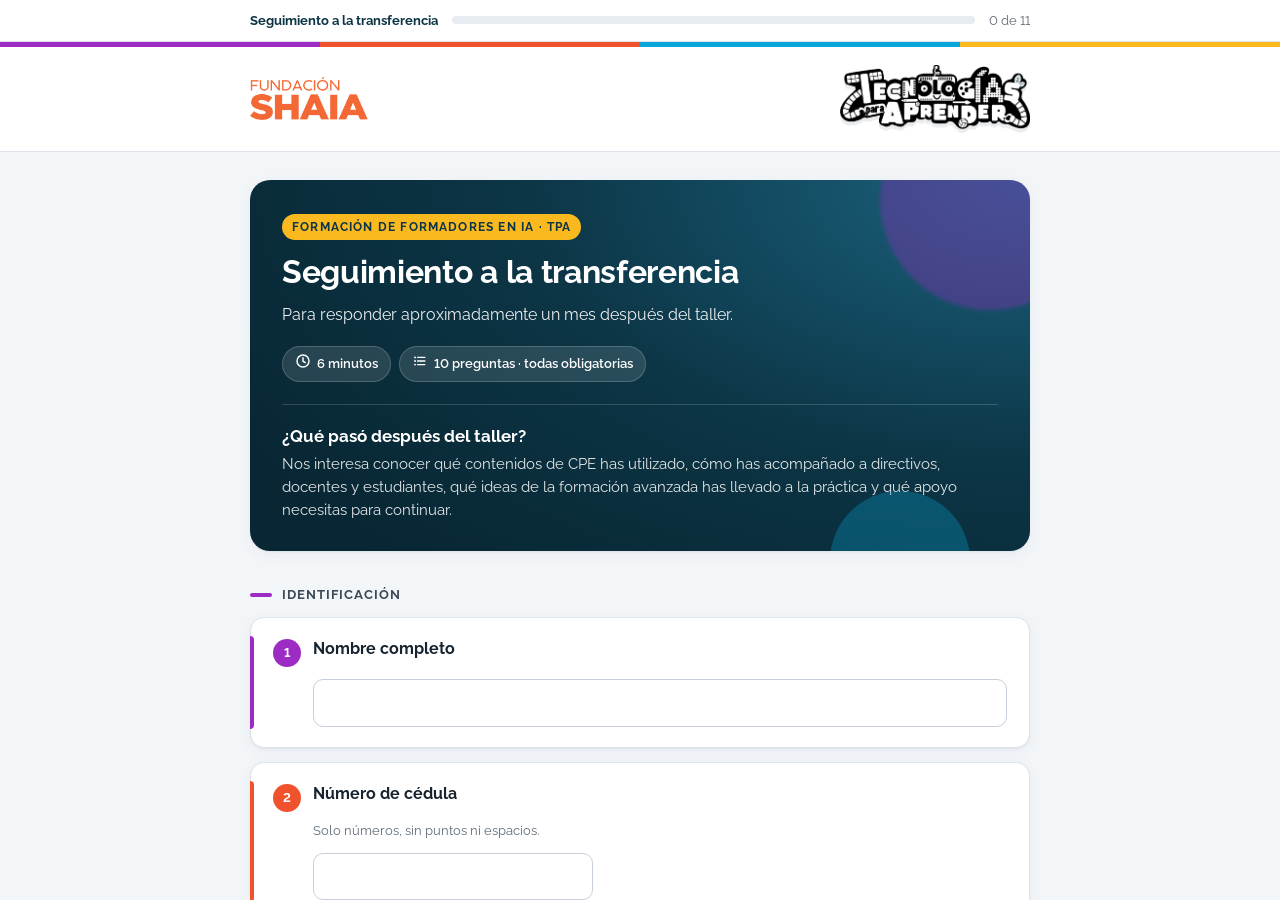
<file: index.html>
<!doctype html>
<html lang="es">
<head>
<meta charset="utf-8">
<title>Seguimiento · Formación de formadores en IA</title>
<meta http-equiv="refresh" content="0; url=seguimiento.html">
<link rel="canonical" href="seguimiento.html">
</head>
<body><p><a href="seguimiento.html">Ir al formulario de seguimiento</a></p></body>
</html>
</file>
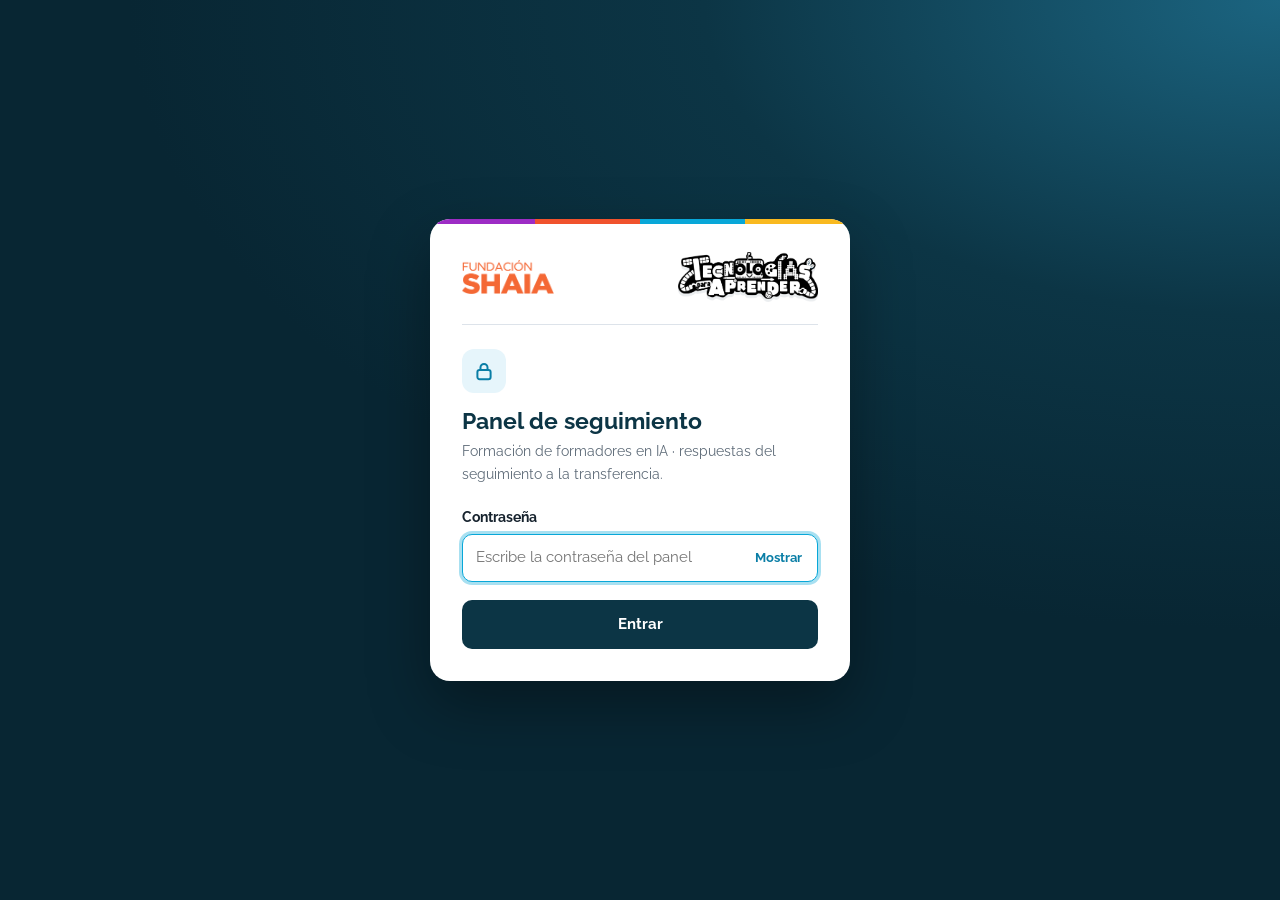
<file: admin.html>
<!doctype html>
<html lang="es">
<head>
<meta charset="utf-8">
<meta name="viewport" content="width=device-width, initial-scale=1">
<meta name="robots" content="noindex, nofollow">
<title>Panel de seguimiento · Formación de formadores en IA</title>
<meta name="theme-color" content="#0C3545">
<link rel="icon" href="data:image/svg+xml,%3Csvg xmlns=%22http://www.w3.org/2000/svg%22 viewBox=%220 0 32 32%22%3E%3Crect width=%2232%22 height=%2232%22 rx=%228%22 fill=%22%230C3545%22/%3E%3Cpath d=%22M9 16.5l4.5 4.5L23 11%22 fill=%22none%22 stroke=%22%23F9B91F%22 stroke-width=%223.5%22 stroke-linecap=%22round%22 stroke-linejoin=%22round%22/%3E%3C/svg%3E">
<link rel="preconnect" href="https://fonts.googleapis.com">
<link rel="preconnect" href="https://fonts.gstatic.com" crossorigin>
<link href="https://fonts.googleapis.com/css2?family=Raleway:wght@400;500;600;700;800&display=swap" rel="stylesheet">
<link rel="stylesheet" href="assets/css/estilos.css">
<link rel="stylesheet" href="assets/css/admin.css">
</head>
<body>

<!-- Ingreso -->
<main class="ingreso" id="ingreso">
  <form class="ingreso__caja" id="ingresoForm">
    <div class="franja" aria-hidden="true"><span></span><span></span><span></span><span></span></div>
    <div class="ingreso__cuerpo">
      <div class="ingreso__logos">
        <img src="assets/img/logo-fundacion-shaia.png" alt="Fundación Shaia" class="ingreso__shaia">
        <img src="assets/img/logo-tpa.png" alt="Tecnologías para Aprender" class="ingreso__tpa">
      </div>
      <div class="ingreso__icono" id="ingresoIcono"></div>
      <h1>Panel de seguimiento</h1>
      <p class="ingreso__sub">Formación de formadores en IA · respuestas del seguimiento a la transferencia.</p>
      <div class="ingreso__campo">
        <label for="clave">Contraseña</label>
        <div class="ingreso__clave">
          <input type="password" id="clave" autocomplete="current-password" placeholder="Escribe la contraseña del panel" required>
          <button type="button" class="ingreso__ver" id="verClave" aria-label="Mostrar contraseña" aria-pressed="false">Mostrar</button>
        </div>
      </div>
      <div class="aviso aviso--error" id="ingresoError" hidden></div>
      <button class="btn ingreso__entrar" type="submit" id="ingresoBtn">Entrar</button>
      <p class="ingreso__demo" id="ingresoDemo" hidden>Modo de prueba: la contraseña es <strong>demo</strong>.</p>
    </div>
  </form>
</main>

<!-- Panel -->
<div id="panel" hidden>
  <header class="barra">
    <div class="barra__interior">
      <div class="barra__marca">
        <img src="assets/img/logo-fundacion-shaia.png" alt="Fundación Shaia" class="barra__logo">
        <div>
          <div class="barra__titulo">Panel de seguimiento</div>
          <div class="barra__sub">Formación de formadores en IA</div>
        </div>
      </div>
      <div class="barra__acciones">
        <button class="btn btn--secundario btn--chico" id="actualizarBtn" type="button">Actualizar</button>
        <button class="btn btn--acento btn--chico" id="excelBtn" type="button">Descargar Excel</button>
        <button class="btn btn--secundario btn--chico" id="salirBtn" type="button">Salir</button>
      </div>
    </div>
    <div class="franja" aria-hidden="true"><span></span><span></span><span></span><span></span></div>
  </header>

  <main class="panel">
    <div class="aviso" id="demoBarra" hidden></div>

    <div class="filtros" role="search">
      <div class="filtro">
        <label for="fDesde">Desde</label>
        <input type="date" id="fDesde">
      </div>
      <div class="filtro">
        <label for="fHasta">Hasta</label>
        <input type="date" id="fHasta">
      </div>
      <button class="enlace filtros__limpiar" id="limpiarBtn" type="button">Limpiar filtros</button>
      <div class="filtros__cuenta" id="cuenta" aria-live="polite"></div>
    </div>

    <div class="pestanas" role="tablist">
      <button role="tab" id="tabResumen" aria-controls="vistaResumen" aria-selected="true" type="button">Resumen</button>
      <button role="tab" id="tabIndividual" aria-controls="vistaIndividual" aria-selected="false" type="button">Individual</button>
    </div>

    <section id="vistaResumen" role="tabpanel" aria-labelledby="tabResumen"></section>
    <section id="vistaIndividual" role="tabpanel" aria-labelledby="tabIndividual" hidden></section>
  </main>
</div>

<div class="toast" id="toast" role="status" hidden></div>

<script src="assets/js/config.js"></script>
<script src="assets/js/util.js"></script>
<script src="assets/js/preguntas.js"></script>
<script src="assets/js/api.js"></script>
<script src="assets/js/admin.js"></script>
</body>
</html>
</file>
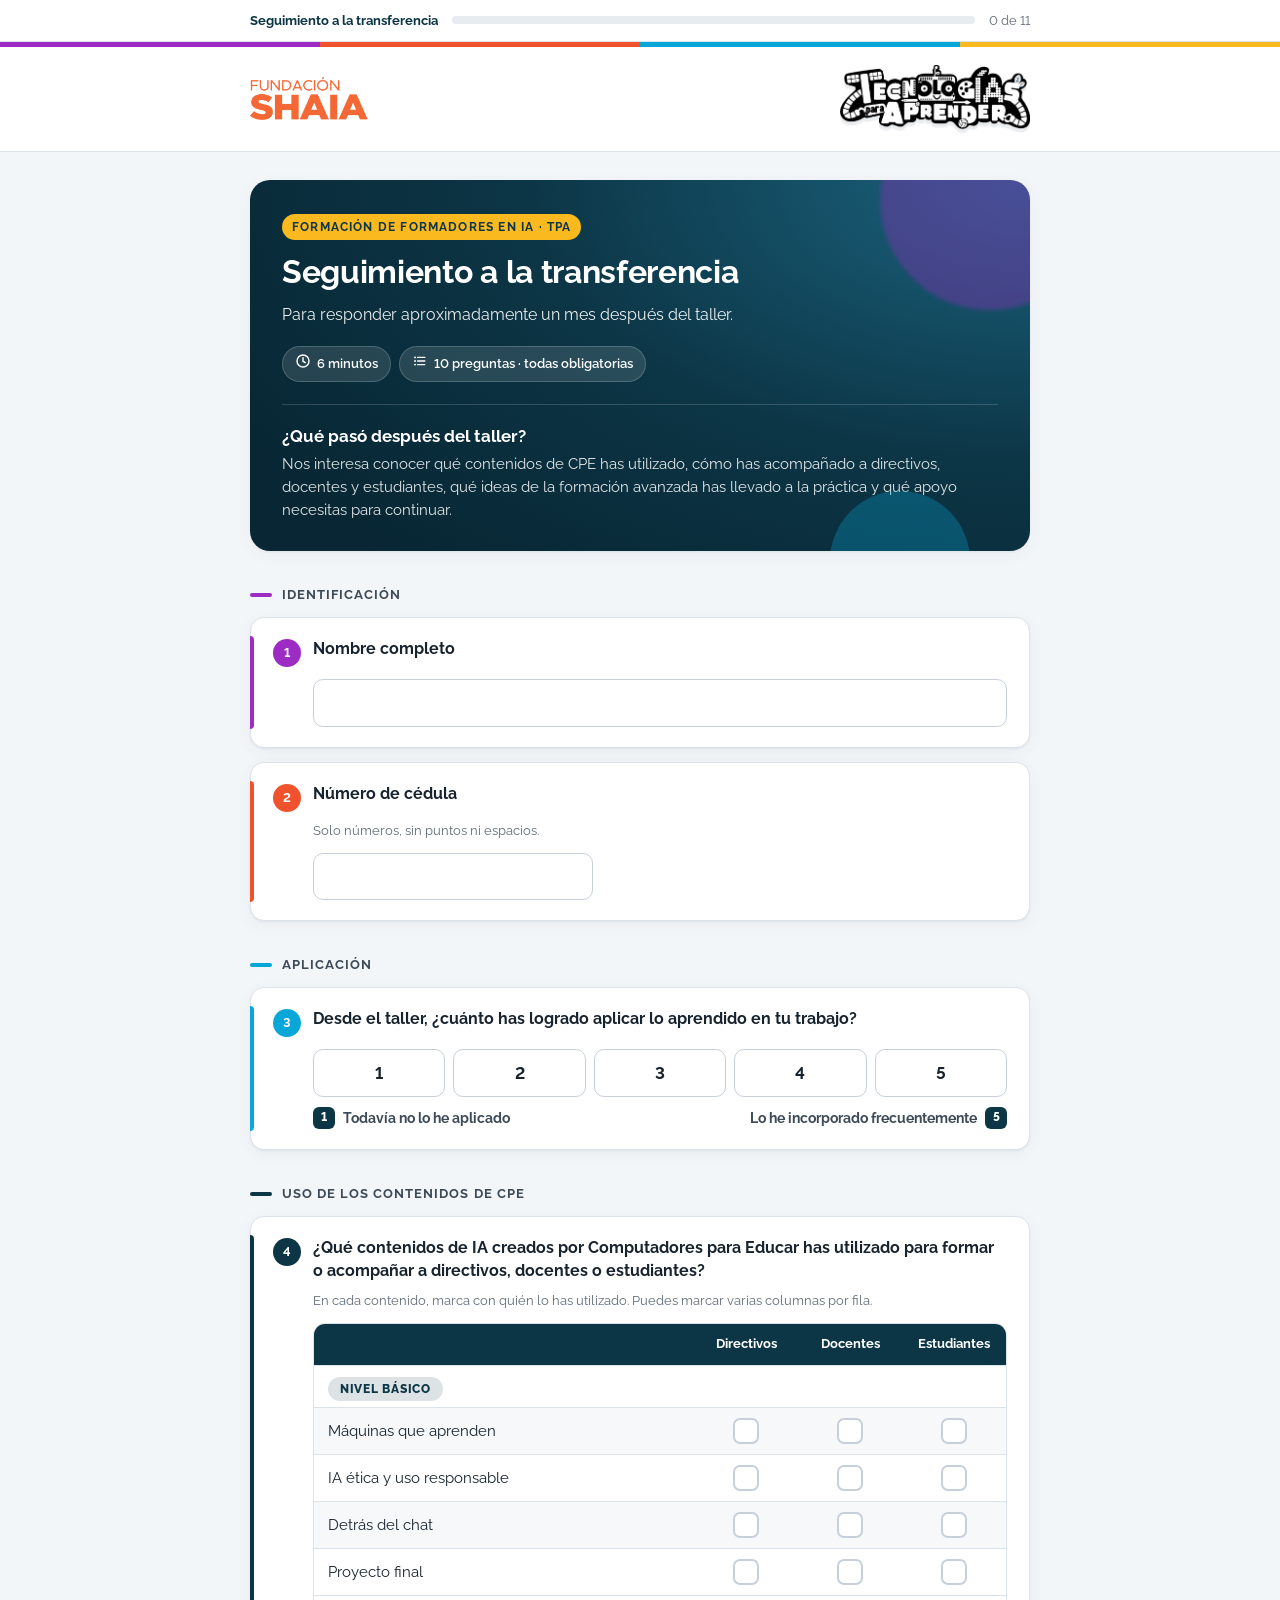
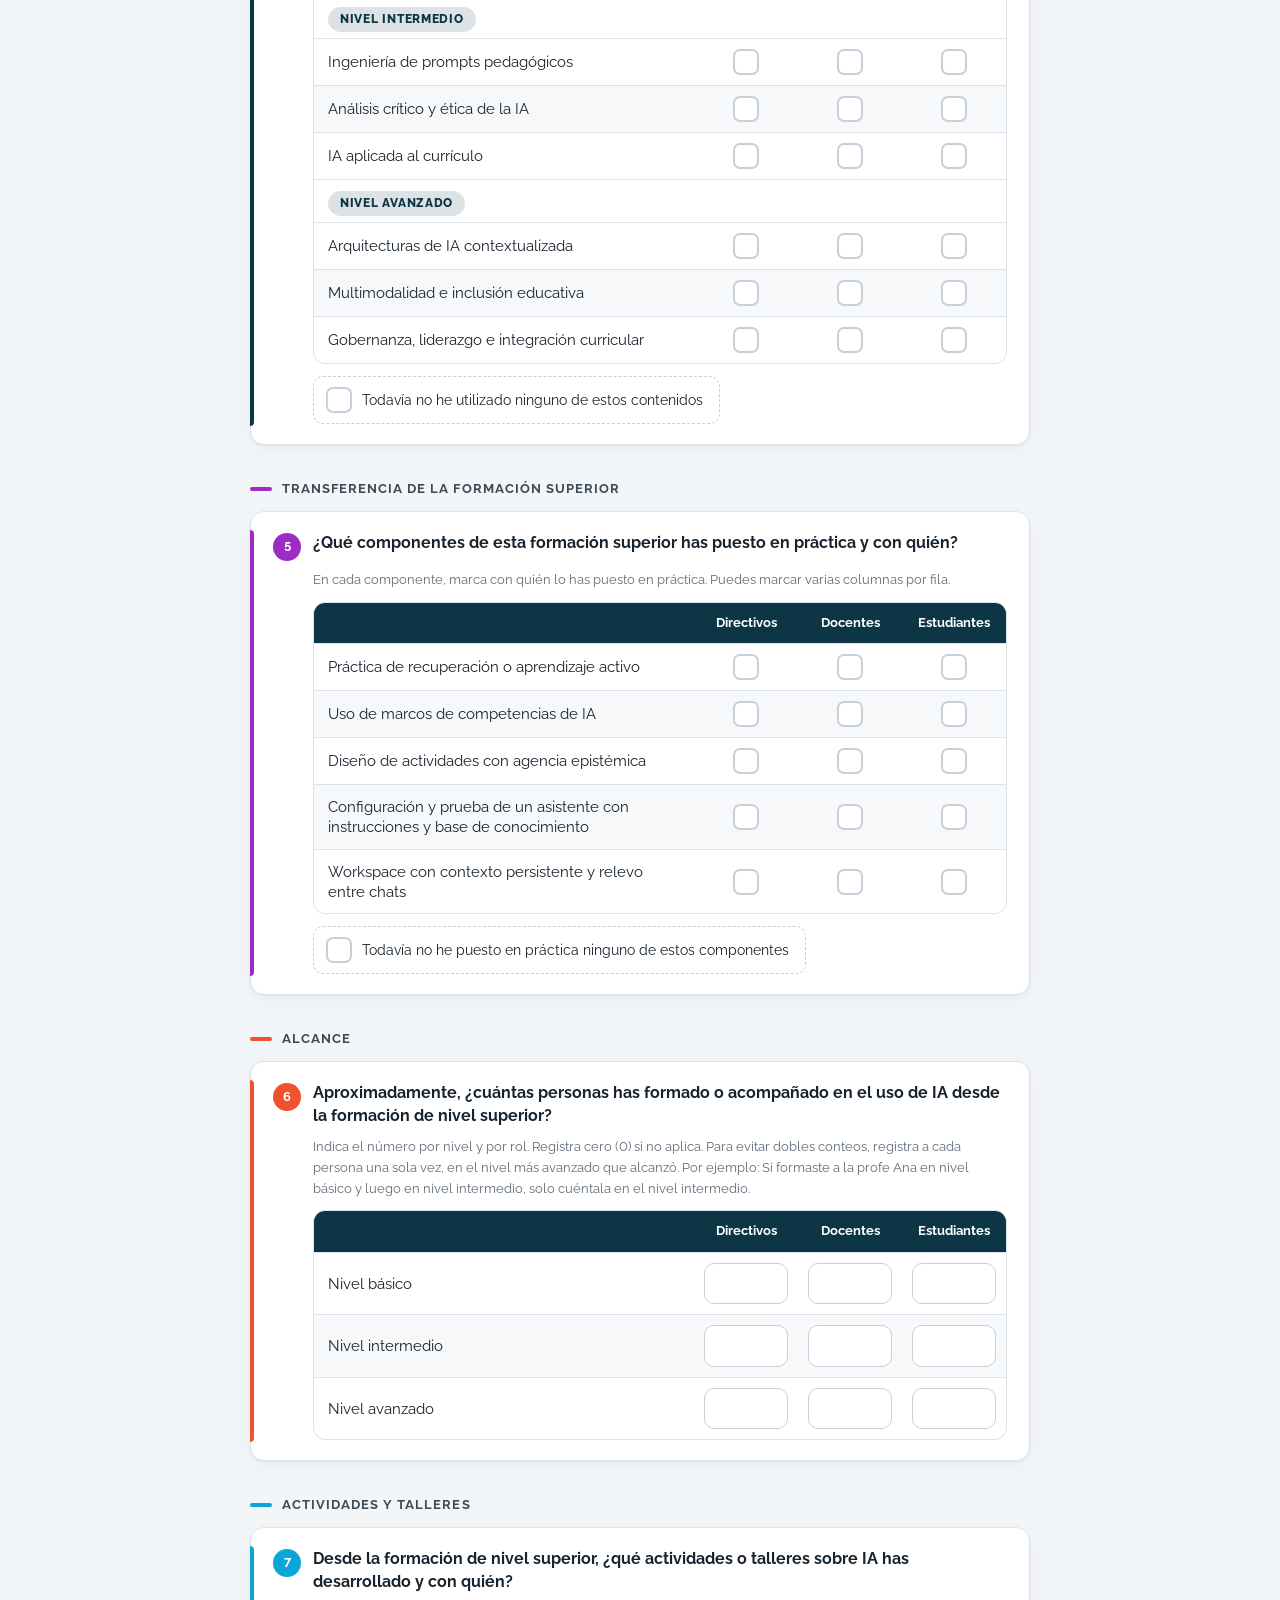
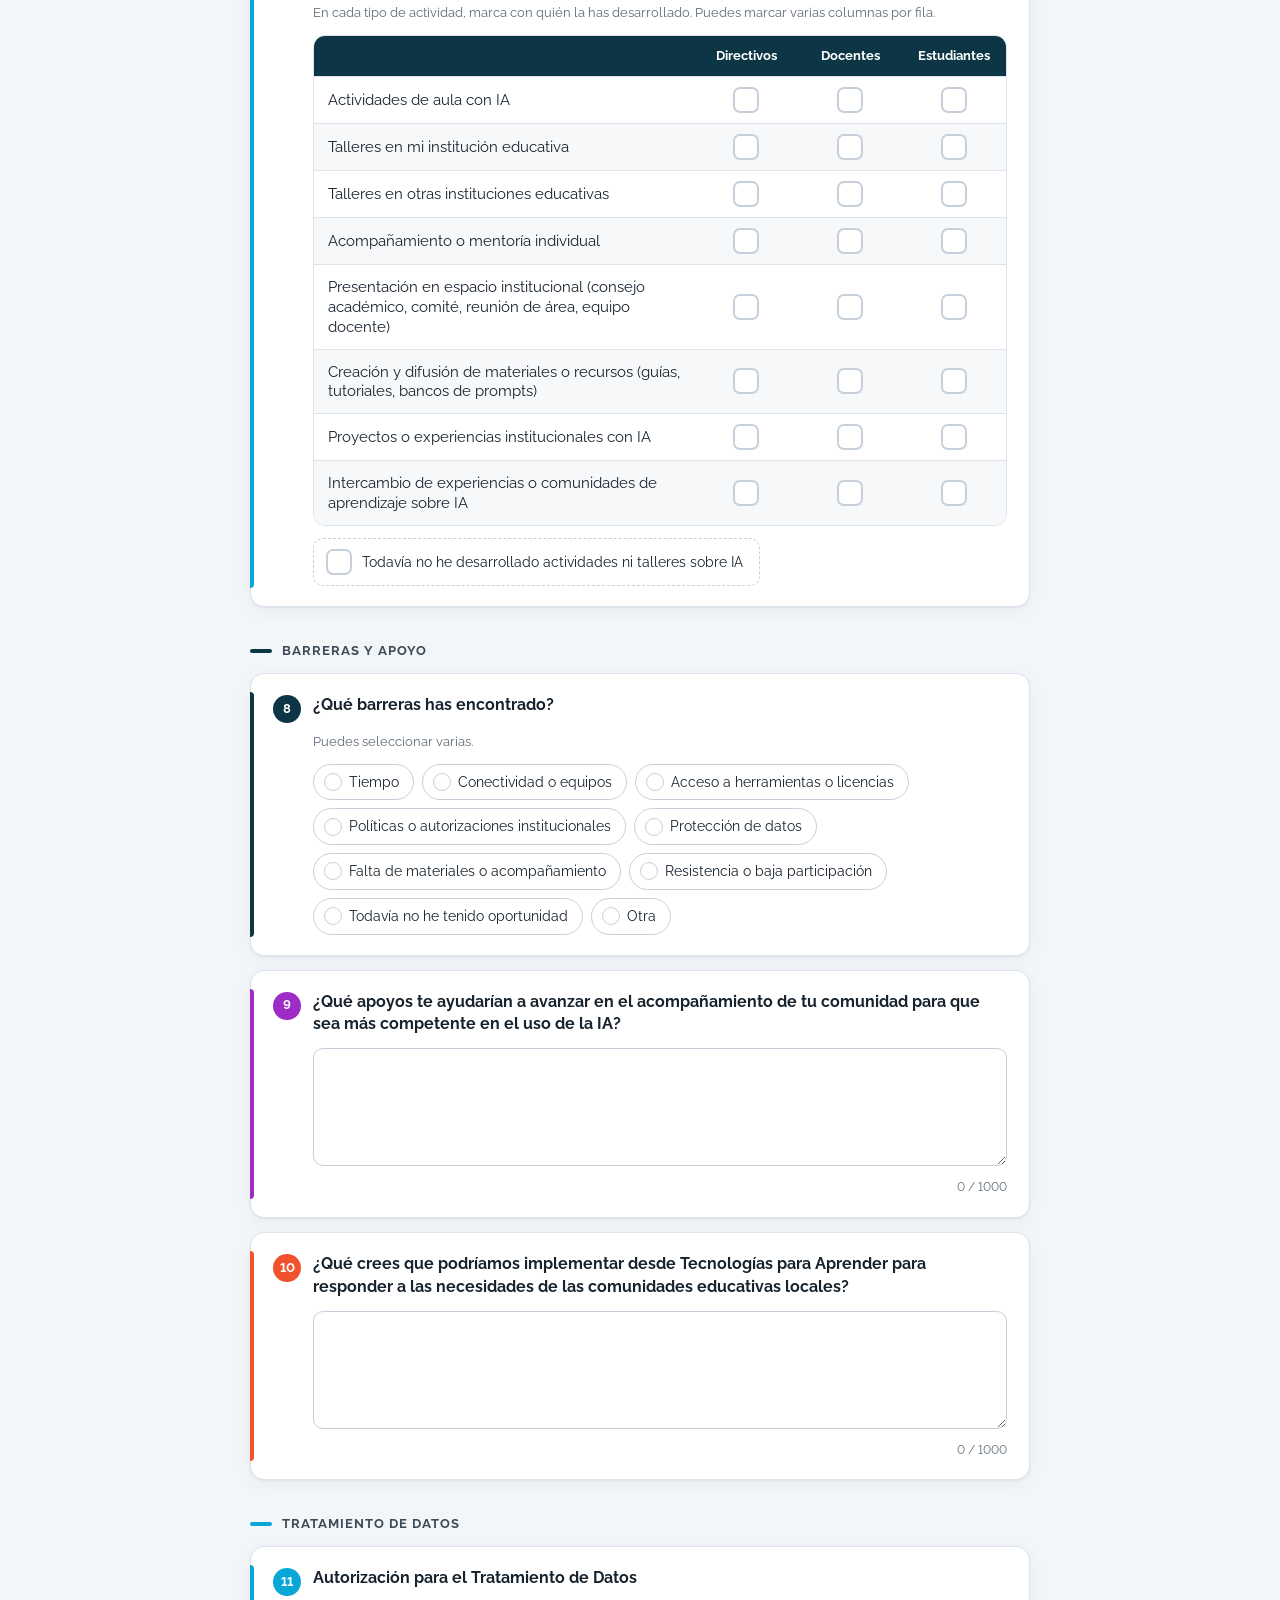
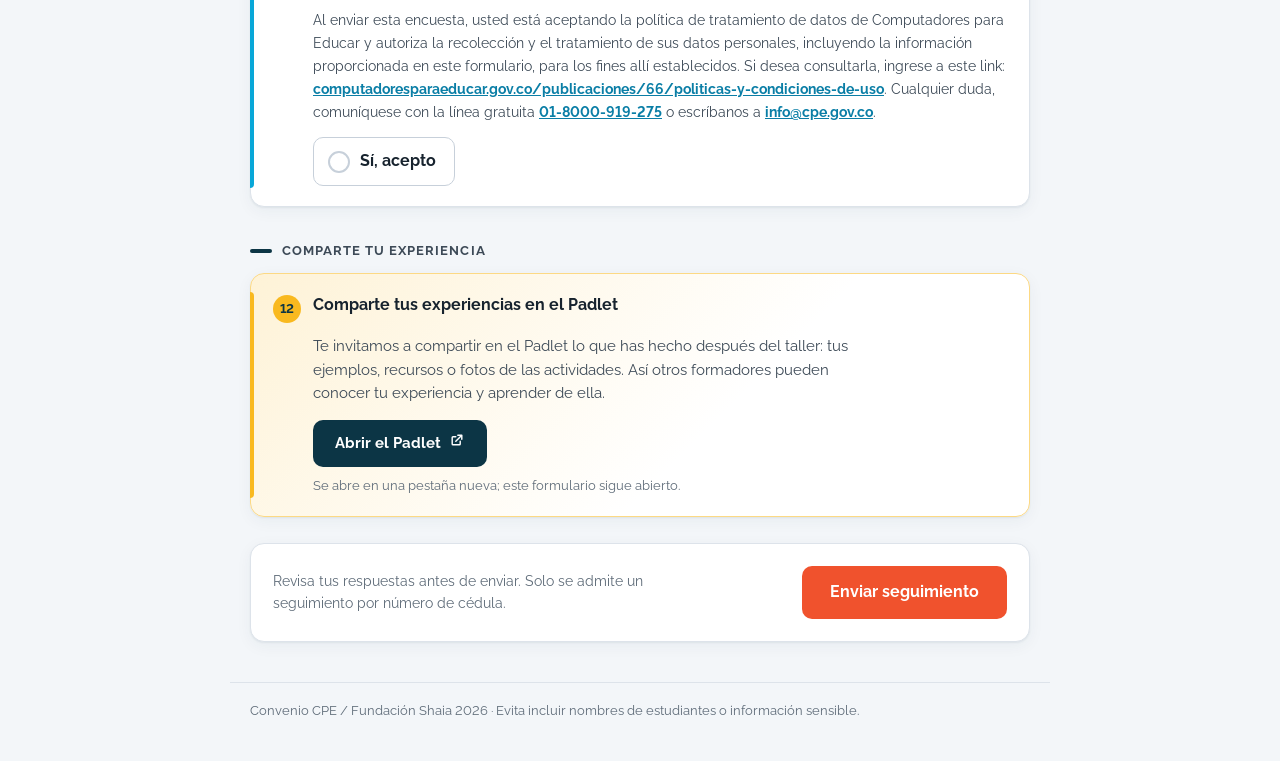
<file: seguimiento.html>
<!doctype html>
<html lang="es">
<head>
<meta charset="utf-8">
<meta name="viewport" content="width=device-width, initial-scale=1">
<title>Seguimiento · Formación de formadores en IA</title>
<meta name="description" content="Seguimiento a la transferencia de la formación de formadores en IA · CPE, Fundación Shaia y Tecnologías para Aprender.">
<meta name="theme-color" content="#0C3545">
<link rel="icon" href="data:image/svg+xml,%3Csvg xmlns=%22http://www.w3.org/2000/svg%22 viewBox=%220 0 32 32%22%3E%3Crect width=%2232%22 height=%2232%22 rx=%228%22 fill=%22%230C3545%22/%3E%3Cpath d=%22M9 16.5l4.5 4.5L23 11%22 fill=%22none%22 stroke=%22%23F9B91F%22 stroke-width=%223.5%22 stroke-linecap=%22round%22 stroke-linejoin=%22round%22/%3E%3C/svg%3E">
<link rel="preconnect" href="https://fonts.googleapis.com">
<link rel="preconnect" href="https://fonts.gstatic.com" crossorigin>
<link href="https://fonts.googleapis.com/css2?family=Raleway:wght@400;500;600;700;800&display=swap" rel="stylesheet">
<link rel="stylesheet" href="assets/css/estilos.css">
<link rel="stylesheet" href="assets/css/formulario.css">
</head>
<body>

<div class="progreso" id="progreso">
  <div class="progreso__interior">
    <span class="progreso__titulo">Seguimiento a la transferencia</span>
    <div class="progreso__pista" role="progressbar" aria-label="Preguntas completas" aria-valuemin="0" aria-valuemax="10" aria-valuenow="0">
      <div class="progreso__relleno" id="progresoRelleno"></div>
    </div>
    <span class="progreso__texto" id="progresoTexto">0 de 10</span>
  </div>
</div>

<header class="marca">
  <div class="franja" aria-hidden="true"><span></span><span></span><span></span><span></span></div>
  <div class="marca__interior">
    <img class="marca__shaia" src="assets/img/logo-fundacion-shaia.png" alt="Fundación Shaia" width="204" height="75">
    <img class="marca__tpa" src="assets/img/logo-tpa.png" alt="Tecnologías para Aprender" width="776" height="250">
  </div>
</header>

<main class="contenedor">
  <section class="hero">
    <span class="hero__kicker">Formación de formadores en IA · TPA</span>
    <h1>Seguimiento a la transferencia</h1>
    <p class="hero__lead">Para responder aproximadamente un mes después del taller.</p>
    <div class="hero__metas">
      <span class="hero__meta" id="metaTiempo">6 minutos</span>
      <span class="hero__meta" id="metaPreguntas">Todas las preguntas son obligatorias</span>
    </div>
    <div class="hero__intro">
      <h2>¿Qué pasó después del taller?</h2>
      <p>Nos interesa conocer qué contenidos de CPE has utilizado, cómo has acompañado a directivos, docentes y estudiantes, qué ideas de la formación avanzada has llevado a la práctica y qué apoyo necesitas para continuar.</p>
    </div>
  </section>

  <div class="aviso aviso-demo" id="avisoDemo" hidden></div>

  <form id="formulario" novalidate>
    <div id="preguntas"></div>

    <div class="trampa" aria-hidden="true">
      <label for="sitio_web">No completar</label>
      <input id="sitio_web" name="sitio_web" tabindex="-1" autocomplete="off">
    </div>

    <div class="envio">
      <div class="aviso aviso--error" id="aviso" role="alert" hidden></div>
      <div class="envio__fila">
        <p class="envio__nota">Revisa tus respuestas antes de enviar. Solo se admite un seguimiento por número de cédula.</p>
        <button class="btn btn--acento" id="enviarBtn" type="submit">Enviar seguimiento</button>
      </div>
    </div>
  </form>

  <section class="gracias" id="gracias" hidden tabindex="-1">
    <div class="gracias__icono" id="graciasIcono"></div>
    <h2>¡Seguimiento enviado!</h2>
    <p>Gracias por contarnos cómo has llevado la formación a tu comunidad. Tus respuestas nos ayudan a planear el acompañamiento que viene.</p>
    <div class="gracias__padlet" id="graciasPadlet" hidden></div>
    <div class="gracias__otra">
      ¿Otra persona va a responder desde este equipo?
      <button class="enlace" id="otraRespuesta" type="button">Abrir un formulario nuevo</button>
    </div>
  </section>
</main>

<footer class="pie">Convenio CPE / Fundación Shaia 2026 · Evita incluir nombres de estudiantes o información sensible.</footer>

<script src="assets/js/config.js"></script>
<script src="assets/js/util.js"></script>
<script src="assets/js/preguntas.js"></script>
<script src="assets/js/api.js"></script>
<script src="assets/js/formulario.js"></script>
</body>
</html>
</file>
<file: assets/css/estilos.css>
/* Estilos compartidos: marca, tokens y componentes base. */

:root {
  --navy: #0C3545;
  --navy-2: #14516A;
  --cyan: #08A7D8;
  --cyan-ink: #0A7EA6;
  --orange: #F0522D;
  --purple: #9D2CC5;
  --yellow: #F9B91F;

  --ink: #17232E;
  --ink-2: #3D4A57;
  --muted: #5E6B78;
  --border: #DDE3EA;
  --border-2: #C7D0DA;
  --bg: #F3F6F9;
  --card: #FFFFFF;
  --subtle: #F6F8FA;

  --good: #1E7F4F;
  --good-bg: #E8F5EE;
  --bad: #C0392B;
  --bad-bg: #FDECEA;
  --info-bg: #E6F5FB;

  --radius: 14px;
  --shadow: 0 1px 2px rgba(12, 53, 69, .06), 0 4px 16px rgba(12, 53, 69, .05);
  --focus: 0 0 0 3px rgba(8, 167, 216, .35);
}

* { box-sizing: border-box; margin: 0; padding: 0; }
html { scroll-padding-top: 90px; }
body {
  font-family: "Raleway", system-ui, -apple-system, "Segoe UI", sans-serif;
  font-variant-numeric: lining-nums;
  font-feature-settings: "lnum" 1;
  color: var(--ink);
  background: var(--bg);
  line-height: 1.55;
  -webkit-font-smoothing: antialiased;
}
img { display: block; max-width: 100%; height: auto; }
button, input, select, textarea { font: inherit; color: inherit; }
[hidden] { display: none !important; }

/* Franja de colores de la marca */
.franja { display: grid; grid-template-columns: repeat(4, 1fr); height: 5px; }
.franja span:nth-child(1) { background: var(--purple); }
.franja span:nth-child(2) { background: var(--orange); }
.franja span:nth-child(3) { background: var(--cyan); }
.franja span:nth-child(4) { background: var(--yellow); }

/* Encabezado con logos */
.marca { background: var(--card); border-bottom: 1px solid var(--border); }
.marca__interior {
  max-width: 820px; margin: 0 auto; padding: 18px 20px;
  display: flex; align-items: center; justify-content: space-between; gap: 24px;
}
.marca__shaia { width: 118px; }
.marca__tpa { width: 190px; }

/* Controles */
input[type=text], input[type=email], input[type=number], input[type=password], input[type=search], input[type=date], select, textarea {
  width: 100%; padding: 11px 13px;
  border: 1.5px solid var(--border-2); border-radius: 10px;
  background: var(--card); font-size: .95rem;
  transition: border-color .15s, box-shadow .15s;
}
input:hover, select:hover, textarea:hover { border-color: #9FAEBD; }
input:focus, select:focus, textarea:focus { outline: none; border-color: var(--cyan); box-shadow: var(--focus); }
textarea { resize: vertical; min-height: 110px; }
input[type=number] { font-variant-numeric: tabular-nums; }

.btn {
  display: inline-flex; align-items: center; justify-content: center; gap: 8px;
  border: none; border-radius: 10px; padding: 12px 22px;
  font-weight: 700; font-size: .95rem; cursor: pointer;
  background: var(--navy); color: #fff;
  transition: background .15s, transform .05s, box-shadow .15s;
}
.btn:hover { background: var(--navy-2); }
.btn:active { transform: translateY(1px); }
.btn:focus-visible { outline: none; box-shadow: var(--focus); }
.btn:disabled { opacity: .55; cursor: not-allowed; }
.btn--secundario { background: var(--card); color: var(--navy); border: 1.5px solid var(--border-2); }
.btn--secundario:hover { background: var(--subtle); border-color: #9FAEBD; }
.btn--acento { background: var(--orange); }
.btn--acento:hover { background: #D6431F; }
.btn--chico { padding: 8px 14px; font-size: .86rem; border-radius: 9px; }
.btn svg { width: 18px; height: 18px; }

.girando {
  width: 16px; height: 16px; border-radius: 50%;
  border: 2.5px solid rgba(255, 255, 255, .35); border-top-color: #fff;
  animation: girar .7s linear infinite;
}
@keyframes girar { to { transform: rotate(360deg); } }

/* Avisos */
.aviso {
  display: flex; gap: 10px; align-items: flex-start;
  padding: 12px 14px; border-radius: 10px; font-size: .9rem;
  background: var(--info-bg); color: var(--navy);
}
.aviso svg { width: 20px; height: 20px; flex: none; margin-top: 1px; }
.aviso--error { background: var(--bad-bg); color: #8E2A1F; }
.aviso--ok { background: var(--good-bg); color: var(--good); }

.pie {
  max-width: 820px; margin: 40px auto 0; padding: 18px 20px 40px;
  font-size: .8rem; color: var(--muted); border-top: 1px solid var(--border);
}

@media (max-width: 560px) {
  .marca__interior { padding: 14px 16px; gap: 16px; }
  .marca__shaia { width: 92px; }
  .marca__tpa { width: 140px; }
}
@media (prefers-reduced-motion: reduce) {
  *, *::before, *::after { animation: none !important; transition: none !important; scroll-behavior: auto !important; }
}

.enlace { background: none; border: none; color: var(--cyan-ink); font-weight: 700; cursor: pointer; text-decoration: underline; text-underline-offset: 2px; }
.enlace:focus-visible { outline: none; box-shadow: var(--focus); border-radius: 4px; }

/* Extremos de una escala 1–5 (formulario y panel) */
.anclas { display: flex; justify-content: space-between; align-items: flex-start; gap: 16px; margin-top: 10px; }
.ancla { display: inline-flex; align-items: center; gap: 8px; font-size: .88rem; font-weight: 700; color: var(--ink-2); line-height: 1.3; }
.ancla--fin { text-align: right; }
.ancla__num {
  flex: none; width: 22px; height: 22px; border-radius: 6px; display: grid; place-items: center;
  background: var(--navy); color: #fff; font-size: .74rem; font-weight: 800;
}
</file>
<file: assets/css/admin.css>
/* Panel de administración. */

body { font-variant-numeric: lining-nums tabular-nums; }

/* ---------- Ingreso ---------- */
.ingreso {
  min-height: 100vh; display: grid; place-items: center; padding: 24px 16px;
  background: radial-gradient(90% 70% at 100% 0%, #1B6480 0%, var(--navy) 50%, #082633 100%);
}
.ingreso__caja {
  width: 100%; max-width: 420px; background: var(--card); border-radius: 20px;
  overflow: hidden; box-shadow: 0 24px 60px rgba(0, 0, 0, .35);
}
.ingreso__cuerpo { padding: 28px 32px 32px; display: flex; flex-direction: column; }
.ingreso__logos {
  display: flex; align-items: center; justify-content: space-between; gap: 20px;
  padding-bottom: 22px; margin-bottom: 24px; border-bottom: 1px solid var(--border);
}
.ingreso__shaia { width: 92px; }
.ingreso__tpa { width: 140px; }
.ingreso__icono {
  width: 44px; height: 44px; border-radius: 12px; display: grid; place-items: center;
  background: var(--info-bg); color: var(--cyan-ink); margin-bottom: 14px;
}
.ingreso__icono svg { width: 22px; height: 22px; }
.ingreso h1 { font-size: 1.45rem; line-height: 1.2; color: var(--navy); }
.ingreso__sub { font-size: .9rem; color: var(--muted); margin-top: 6px; }
.ingreso__campo { margin-top: 22px; }
.ingreso__campo label { display: block; font-size: .85rem; font-weight: 700; margin-bottom: 6px; }
.ingreso__clave { position: relative; }
.ingreso__clave input { padding-right: 84px; }
.ingreso__ver {
  position: absolute; right: 6px; top: 50%; transform: translateY(-50%);
  background: none; border: none; border-radius: 7px; padding: 6px 10px; cursor: pointer;
  font-size: .8rem; font-weight: 700; color: var(--cyan-ink);
}
.ingreso__ver:hover { background: var(--subtle); }
.ingreso__ver:focus-visible { outline: none; box-shadow: var(--focus); }
.ingreso .aviso { margin-top: 14px; }
.ingreso__entrar { width: 100%; margin-top: 18px; padding: 13px 22px; }
.ingreso__demo { font-size: .82rem; color: var(--muted); text-align: center; margin-top: 14px; }
@media (max-width: 420px) {
  .ingreso__cuerpo { padding: 22px 20px 24px; }
  .ingreso__shaia { width: 80px; }
  .ingreso__tpa { width: 120px; }
}

/* ---------- Barra superior ---------- */
.barra { background: var(--card); position: sticky; top: 0; z-index: 30; box-shadow: 0 1px 0 var(--border); }
.barra__interior {
  max-width: 1180px; margin: 0 auto; padding: 12px 24px;
  display: flex; align-items: center; justify-content: space-between; gap: 16px; flex-wrap: wrap;
}
.barra__marca { display: flex; align-items: center; gap: 14px; }
.barra__logo { width: 78px; }
.barra__titulo { font-weight: 800; color: var(--navy); line-height: 1.2; }
.barra__sub { font-size: .8rem; color: var(--muted); }
.barra__acciones { display: flex; gap: 8px; flex-wrap: wrap; }

.panel { max-width: 1180px; margin: 0 auto; padding: 22px 24px 60px; }
#demoBarra { margin-bottom: 16px; align-items: center; flex-wrap: wrap; }
#demoBarra .btn:first-of-type { margin-left: auto; }

/* ---------- Filtros ---------- */
.filtros {
  display: flex; align-items: flex-end; gap: 12px; flex-wrap: wrap;
  background: var(--card); border: 1px solid var(--border); border-radius: var(--radius);
  padding: 14px 16px; box-shadow: var(--shadow);
}
.filtro { display: grid; gap: 4px; }
.filtro label { font-size: .76rem; font-weight: 700; color: var(--muted); text-transform: uppercase; letter-spacing: .05em; }
.filtro select, .filtro input { padding: 8px 10px; font-size: .9rem; min-width: 150px; }
.filtros__limpiar { font-size: .86rem; padding: 8px 4px; }
.filtros__cuenta { margin-left: auto; font-size: .9rem; color: var(--ink-2); padding-bottom: 8px; }
.filtros__cuenta strong { color: var(--navy); }

/* ---------- Pestañas ---------- */
.pestanas { display: flex; gap: 4px; margin: 22px 0 18px; border-bottom: 2px solid var(--border); }
.pestanas button {
  background: none; border: none; cursor: pointer; padding: 10px 18px; margin-bottom: -2px;
  font-weight: 700; font-size: .95rem; color: var(--muted); border-bottom: 3px solid transparent;
}
.pestanas button:hover { color: var(--navy); }
.pestanas button:focus-visible { outline: none; box-shadow: var(--focus); border-radius: 8px 8px 0 0; }
.pestanas button[aria-selected=true] { color: var(--navy); border-bottom-color: var(--orange); }

/* ---------- Indicadores ---------- */
.kpis { display: grid; grid-template-columns: repeat(5, 1fr); gap: 14px; margin-bottom: 18px; }
.kpi {
  background: var(--card); border: 1px solid var(--border); border-radius: var(--radius);
  padding: 16px 18px; box-shadow: var(--shadow); position: relative; overflow: hidden;
}
.kpi::before { content: ""; position: absolute; left: 0; right: 0; top: 0; height: 4px; background: var(--acento); }
.kpi__etq { font-size: .8rem; font-weight: 600; color: var(--muted); }
.kpi__valor { font-size: 2rem; font-weight: 800; color: var(--ink); line-height: 1.15; margin-top: 4px; letter-spacing: -.02em; }
.kpi__valor small { font-size: 1rem; font-weight: 600; color: var(--muted); }
.kpi__nota { font-size: .78rem; color: var(--muted); margin-top: 2px; }

/* ---------- Tarjetas de pregunta ---------- */
.rejilla { display: grid; grid-template-columns: repeat(2, 1fr); gap: 16px; }
.tarjeta {
  background: var(--card); border: 1px solid var(--border); border-radius: var(--radius);
  padding: 18px 20px; box-shadow: var(--shadow); min-width: 0;
}
.tarjeta--ancha { grid-column: 1 / -1; }
.tarjeta__cab { display: flex; gap: 10px; align-items: flex-start; margin-bottom: 4px; }
.tarjeta__num {
  flex: none; min-width: 26px; height: 26px; padding: 0 6px; border-radius: 99px; display: grid; place-items: center;
  font-size: .78rem; font-weight: 700; color: #fff; background: var(--navy);
}
.tarjeta h3 { font-size: .98rem; line-height: 1.4; }
.tarjeta__meta { font-size: .8rem; color: var(--muted); margin: 0 0 14px 36px; }

/* Barras horizontales (una sola serie: un solo color) */
.barras { display: grid; gap: 10px; }
.barra-h { display: grid; grid-template-columns: minmax(0, 1fr) auto; gap: 4px 12px; align-items: center; }
.barra-h__etq { font-size: .88rem; color: var(--ink-2); line-height: 1.3; }
.barra-h__val { font-size: .88rem; font-weight: 700; color: var(--ink); text-align: right; white-space: nowrap; }
.barra-h__val small { font-weight: 500; color: var(--muted); margin-left: 4px; }
.barra-h__pista { grid-column: 1 / -1; height: 10px; border-radius: 4px; background: #EDF1F5; overflow: hidden; }
.barra-h__relleno { height: 100%; border-radius: 0 4px 4px 0; background: var(--cyan-ink); min-width: 2px; }
.barra-h--cero .barra-h__relleno { background: transparent; }
.barra-h--cero .barra-h__etq { color: var(--muted); }
.barra-h:hover .barra-h__relleno { background: var(--navy); }

/* Columnas para la escala 1–5 */
.columnas { display: grid; grid-template-columns: repeat(5, 1fr); gap: 10px; align-items: end; height: 170px; padding-top: 22px; }
.columna { display: flex; flex-direction: column; align-items: center; justify-content: flex-end; height: 100%; gap: 4px; }
.columna__val { font-size: .85rem; font-weight: 700; }
.columna__barra { width: 100%; max-width: 64px; border-radius: 4px 4px 0 0; background: var(--cyan-ink); min-height: 2px; }
.columna:hover .columna__barra { background: var(--navy); }
.columnas__eje { display: grid; grid-template-columns: repeat(5, 1fr); gap: 10px; border-top: 1.5px solid var(--border-2); padding-top: 6px; text-align: center; font-weight: 700; font-size: .9rem; }

/* Cifras de la pregunta 7 */
.cifras { display: grid; grid-template-columns: repeat(4, 1fr); gap: 10px; margin-bottom: 16px; }
.cifra { background: var(--subtle); border-radius: 10px; padding: 12px; }
.cifra__etq { font-size: .78rem; color: var(--muted); font-weight: 600; }
.cifra__valor { font-size: 1.4rem; font-weight: 800; }
.cifra--total { background: var(--navy); color: #fff; }
.cifra--total .cifra__etq { color: rgba(255, 255, 255, .75); }

/* Listas de texto libre */
.textos { display: grid; gap: 8px; max-height: 360px; overflow: auto; padding-right: 4px; }
.texto { padding: 10px 12px; border-radius: 10px; background: var(--subtle); font-size: .9rem; }
.texto__quien { font-size: .76rem; color: var(--muted); margin-top: 4px; }
.desplegable { margin-top: 14px; }
.desplegable summary { cursor: pointer; font-size: .86rem; font-weight: 700; color: var(--cyan-ink); margin-bottom: 8px; }

.vacio {
  text-align: center; padding: 60px 20px; color: var(--muted);
  background: var(--card); border: 1px dashed var(--border-2); border-radius: var(--radius);
}
.vacio strong { display: block; font-size: 1.1rem; color: var(--ink-2); margin-bottom: 4px; }

/* ---------- Vista individual ---------- */
.individual { display: grid; grid-template-columns: 300px minmax(0, 1fr); gap: 16px; align-items: start; }
.lista {
  background: var(--card); border: 1px solid var(--border); border-radius: var(--radius);
  box-shadow: var(--shadow); position: sticky; top: 90px; overflow: hidden;
}
.lista__buscar { padding: 12px; border-bottom: 1px solid var(--border); }
.lista__buscar input { padding: 8px 10px; font-size: .88rem; }
.lista__items { max-height: calc(100vh - 200px); overflow: auto; }
.lista__item {
  display: block; width: 100%; text-align: left; background: none; border: none; cursor: pointer;
  padding: 10px 14px; border-bottom: 1px solid var(--border); border-left: 3px solid transparent;
}
.lista__item:hover { background: var(--subtle); }
.lista__item:focus-visible { outline: none; box-shadow: inset var(--focus); }
.lista__item[aria-current=true] { background: var(--info-bg); border-left-color: var(--cyan-ink); }
.lista__nombre { font-weight: 700; font-size: .9rem; }
.lista__detalle { font-size: .76rem; color: var(--muted); }
.lista__vacia { padding: 20px 14px; font-size: .86rem; color: var(--muted); }

.detalle { display: grid; gap: 12px; }
.detalle__cab {
  background: var(--navy); color: #fff; border-radius: var(--radius); padding: 18px 20px;
  display: flex; justify-content: space-between; gap: 16px; flex-wrap: wrap; align-items: center;
}
.detalle__nombre { font-size: 1.3rem; font-weight: 800; }
.detalle__datos { font-size: .86rem; opacity: .85; display: flex; gap: 6px 16px; flex-wrap: wrap; margin-top: 2px; }
.detalle__nav { display: flex; align-items: center; gap: 8px; font-size: .86rem; }
.detalle__nav .btn { background: rgba(255, 255, 255, .12); border: 1px solid rgba(255, 255, 255, .25); color: #fff; }
.detalle__nav .btn:hover { background: rgba(255, 255, 255, .22); }

.resp { background: var(--card); border: 1px solid var(--border); border-radius: var(--radius); padding: 16px 18px; }
.resp h3 { font-size: .95rem; margin-bottom: 10px; display: flex; gap: 10px; }
.resp h3 .tarjeta__num { margin-top: -1px; }
.resp__cuerpo { margin-left: 36px; }
.opciones { display: flex; flex-wrap: wrap; gap: 6px; }
.op {
  display: inline-flex; align-items: center; gap: 6px; font-size: .84rem; padding: 5px 11px 5px 8px;
  border-radius: 99px; border: 1px solid var(--border); color: var(--muted);
}
.op__marca { width: 14px; height: 14px; border-radius: 50%; border: 1.5px solid var(--border-2); display: grid; place-items: center; color: transparent; }
.op__marca svg { width: 10px; height: 10px; }
.op--si { border-color: var(--navy); color: var(--ink); font-weight: 700; background: #EEF3F6; }
.op--si .op__marca { background: var(--navy); border-color: var(--navy); color: #fff; }
.escala-ver { display: flex; gap: 6px; }
.escala-ver span {
  width: 38px; height: 38px; border-radius: 9px; display: grid; place-items: center;
  border: 1.5px solid var(--border); color: var(--muted); font-weight: 700;
}
.escala-ver .si { background: var(--navy); border-color: var(--navy); color: #fff; }
.extra { margin-top: 10px; font-size: .88rem; }
.extra strong { color: var(--ink); }
.cita { font-size: .95rem; padding: 10px 14px; border-left: 3px solid var(--cyan-ink); background: var(--subtle); border-radius: 0 8px 8px 0; white-space: pre-wrap; }

/* ---------- Aviso flotante ---------- */
.toast {
  position: fixed; left: 50%; bottom: 24px; transform: translateX(-50%); z-index: 50;
  background: var(--ink); color: #fff; padding: 11px 18px; border-radius: 10px; font-size: .9rem;
  box-shadow: 0 8px 24px rgba(0, 0, 0, .25); max-width: calc(100% - 32px);
}

.cargando { display: grid; place-items: center; padding: 80px 0; color: var(--muted); gap: 10px; }
.cargando .girando { border-color: var(--border); border-top-color: var(--cyan-ink); width: 28px; height: 28px; }

@media (max-width: 980px) {
  .kpis { grid-template-columns: repeat(3, 1fr); }
  .rejilla { grid-template-columns: 1fr; }
  .individual { grid-template-columns: 1fr; }
  .lista { position: static; }
  .lista__items { max-height: 240px; }
}
@media (max-width: 640px) {
  .barra__interior, .panel { padding-left: 16px; padding-right: 16px; }
  .barra__acciones { width: 100%; }
  .barra__acciones .btn { flex: 1; }
  .filtro, .filtro input { width: 100%; min-width: 0; }
  .filtros__cuenta { margin-left: 0; }
  .kpi__valor { font-size: 1.6rem; }
  .cifras { grid-template-columns: repeat(2, 1fr); }
  .tarjeta__meta, .resp__cuerpo { margin-left: 0; }
  .escala-ver span { width: 34px; height: 34px; }
}

.barras--2col { grid-template-columns: repeat(2, minmax(0, 1fr)); column-gap: 32px; }
@media (max-width: 760px) { .barras--2col { grid-template-columns: 1fr; } }

/* Tablas de matrices */
.tabla-scroll { overflow-x: auto; }
.tabla { width: 100%; border-collapse: separate; border-spacing: 0; font-size: .86rem; }
.tabla th, .tabla td { padding: 8px 10px; border-bottom: 1px solid var(--border); }
.tabla thead th { font-size: .76rem; font-weight: 700; color: var(--muted); text-transform: uppercase; letter-spacing: .04em; text-align: center; white-space: nowrap; }
.tabla thead th:first-child, .tabla tbody th, .tabla tfoot th { text-align: left; }
.tabla tbody th { font-weight: 500; color: var(--ink-2); line-height: 1.3; }
.tabla td { text-align: center; white-space: nowrap; }
.calor { background: color-mix(in srgb, var(--cyan-ink) var(--p), white); }
.calor strong { font-weight: 800; color: var(--ink); }
.calor small { display: block; font-size: .72rem; color: var(--ink-2); }
.tabla--numeros td { font-weight: 700; font-size: .95rem; }
.tabla--numeros .tabla__total { background: var(--subtle); }
.tabla tfoot th, .tabla tfoot td { background: var(--navy); color: #fff; font-weight: 800; border-bottom: none; }
.tabla tfoot th:first-child { border-radius: 0 0 0 8px; }
.tabla tfoot td:last-child { border-radius: 0 0 8px 0; }
.tabla--marcas tbody tr:not(.si) th { color: var(--muted); }
.marca svg { width: 16px; height: 16px; color: var(--navy); vertical-align: middle; }
.marca { background: #EEF3F6; }
.marca--no { background: none; color: var(--border-2); font-weight: 800; }
.escala-ver + .anclas { max-width: 340px; margin-top: 8px; }
.escala-ver + .anclas .ancla { font-size: .78rem; }
@media (max-width: 640px) {
  .kpis { grid-template-columns: repeat(2, 1fr); }
  .tabla { font-size: .8rem; }
  .tabla th, .tabla td { padding: 7px 6px; }
}

.tabla .tabla__grupo th {
  padding: 12px 10px 6px; font-size: .74rem; font-weight: 800; letter-spacing: .06em; text-transform: uppercase;
  color: var(--navy); background: var(--card); text-align: left;
}
</file>
<file: assets/css/formulario.css>
/* Página del formulario de seguimiento. */

.contenedor { max-width: 820px; margin: 0 auto; padding: 0 20px; }

/* Barra de progreso fija */
.progreso {
  position: sticky; top: 0; z-index: 20;
  background: rgba(255, 255, 255, .94); backdrop-filter: blur(8px);
  border-bottom: 1px solid var(--border);
}
.progreso__interior {
  max-width: 820px; margin: 0 auto; padding: 10px 20px;
  display: flex; align-items: center; gap: 14px; font-size: .84rem;
}
.progreso__titulo { font-weight: 700; color: var(--navy); white-space: nowrap; overflow: hidden; text-overflow: ellipsis; }
.progreso__pista { flex: 1; min-width: 80px; height: 8px; background: #E7ECF1; border-radius: 99px; overflow: hidden; }
.progreso__relleno {
  height: 100%; width: 0; border-radius: 99px;
  background: linear-gradient(90deg, var(--purple), var(--orange) 40%, var(--cyan) 75%, var(--yellow));
  background-size: 820px 100%;
  transition: width .35s ease;
}
.progreso__texto { color: var(--muted); font-variant-numeric: tabular-nums; white-space: nowrap; }

/* Portada */
.hero {
  position: relative; overflow: hidden;
  margin: 28px 0 8px; padding: 34px 32px 30px;
  border-radius: 20px; color: #fff;
  background: radial-gradient(120% 140% at 100% 0%, #1B6480 0%, var(--navy) 55%, #082633 100%);
  box-shadow: var(--shadow);
}
.hero::before, .hero::after {
  content: ""; position: absolute; border-radius: 50%; pointer-events: none;
}
.hero::before { width: 220px; height: 220px; right: -70px; top: -90px; background: var(--purple); opacity: .35; filter: blur(2px); }
.hero::after { width: 140px; height: 140px; right: 60px; bottom: -80px; background: var(--cyan); opacity: .3; }
.hero > * { position: relative; }
.hero__kicker {
  display: inline-block; font-size: .74rem; font-weight: 700; letter-spacing: .1em; text-transform: uppercase;
  color: var(--navy); background: var(--yellow); padding: 4px 10px; border-radius: 99px;
}
.hero h1 { font-size: 2rem; line-height: 1.15; margin-top: 14px; letter-spacing: -.01em; }
.hero__lead { margin-top: 12px; font-size: 1rem; opacity: .92; max-width: 60ch; }
.hero__metas { display: flex; flex-wrap: wrap; gap: 8px; margin-top: 18px; }
.hero__meta {
  display: inline-flex; align-items: center; gap: 6px;
  font-size: .82rem; font-weight: 600; padding: 6px 12px; border-radius: 99px;
  background: rgba(255, 255, 255, .12); border: 1px solid rgba(255, 255, 255, .18);
}
.hero__meta svg { width: 16px; height: 16px; }
.hero__intro { margin-top: 22px; padding-top: 18px; border-top: 1px solid rgba(255, 255, 255, .16); }
.hero__intro h2 { font-size: 1.05rem; }
.hero__intro p { font-size: .92rem; margin-top: 4px; opacity: .88; }

.aviso-demo { margin-top: 16px; }

/* Secciones y preguntas */
.seccion {
  display: flex; align-items: center; gap: 10px;
  margin: 34px 0 12px; font-size: .8rem; font-weight: 700;
  letter-spacing: .08em; text-transform: uppercase; color: var(--ink-2);
}
.seccion::before { content: ""; width: 22px; height: 4px; border-radius: 4px; background: var(--acento, var(--cyan)); }

.q {
  --acento: var(--cyan);
  background: var(--card); border: 1px solid var(--border); border-radius: var(--radius);
  padding: 20px 22px; margin-bottom: 14px; box-shadow: var(--shadow);
  position: relative; transition: border-color .2s, box-shadow .2s;
}
.q::before {
  content: ""; position: absolute; left: -1px; top: 18px; bottom: 18px; width: 4px;
  border-radius: 0 4px 4px 0; background: var(--acento);
}
.q:focus-within { border-color: #B9C6D3; }
.q__cab { display: flex; gap: 12px; align-items: flex-start; margin-bottom: 12px; }
.q__num {
  flex: none; width: 28px; height: 28px; border-radius: 50%;
  display: grid; place-items: center; font-size: .82rem; font-weight: 700;
  background: var(--acento); color: #fff; margin-top: 1px;
}
.q__titulo { display: block; font-size: 1.02rem; font-weight: 700; line-height: 1.4; color: var(--ink); }
.q__ayuda { font-size: .84rem; color: var(--muted); margin: -4px 0 12px 40px; }
.q__cuerpo { margin-left: 40px; }
.q__error {
  display: none; align-items: center; gap: 6px;
  margin: 10px 0 0 40px; font-size: .85rem; font-weight: 600; color: var(--bad);
}
.q__error svg { width: 16px; height: 16px; flex: none; }
.q--error { border-color: #E9A198; box-shadow: 0 0 0 3px rgba(192, 57, 43, .08); }
.q--error .q__error { display: flex; }
.q--ok .q__num { background: var(--good); }

/* Escala 1–5 */
.escala { display: grid; grid-template-columns: repeat(5, 1fr); gap: 8px; }
.escala button {
  height: 48px; border-radius: 10px; cursor: pointer;
  border: 1.5px solid var(--border-2); background: var(--card);
  font-weight: 700; font-size: 1.05rem; transition: all .15s;
}
.escala button:hover { border-color: var(--navy); background: var(--subtle); }
.escala button:focus-visible { outline: none; box-shadow: var(--focus); }
.escala button[aria-checked=true] { background: var(--navy); border-color: var(--navy); color: #fff; transform: translateY(-1px); box-shadow: 0 4px 10px rgba(12, 53, 69, .2); }

/* Chips de selección múltiple */
.chips { display: flex; flex-wrap: wrap; gap: 8px; }
.chip {
  display: inline-flex; align-items: center; gap: 7px; text-align: left;
  border: 1.5px solid var(--border-2); background: var(--card);
  border-radius: 99px; padding: 8px 14px 8px 10px;
  font-size: .9rem; line-height: 1.3; cursor: pointer; transition: all .15s;
}
.chip:hover { border-color: #8F9FAF; background: var(--subtle); }
.chip:focus-visible { outline: none; box-shadow: var(--focus); }
.chip__check {
  flex: none; width: 18px; height: 18px; border-radius: 50%;
  border: 1.5px solid var(--border-2); display: grid; place-items: center; color: transparent;
  transition: all .15s;
}
.chip__check svg { width: 12px; height: 12px; }
.chip[aria-pressed=true] { border-color: var(--acento); background: color-mix(in srgb, var(--acento) 9%, white); font-weight: 600; }
.chip[aria-pressed=true] .chip__check { background: var(--acento); border-color: var(--acento); color: #fff; }



.parrafo { position: relative; }
.contador { display: block; text-align: right; font-size: .76rem; color: var(--muted); margin-top: 4px; font-variant-numeric: tabular-nums; }

.trampa { position: absolute; left: -9999px; width: 1px; height: 1px; overflow: hidden; }

/* Envío */
.envio {
  margin-top: 26px; padding: 22px; border-radius: var(--radius);
  background: var(--card); border: 1px solid var(--border); box-shadow: var(--shadow);
  display: grid; gap: 14px;
}
.envio__fila { display: flex; align-items: center; justify-content: space-between; gap: 16px; flex-wrap: wrap; }
.envio__nota { font-size: .86rem; color: var(--muted); max-width: 46ch; }
.envio .btn { padding: 14px 28px; font-size: 1rem; }

/* Pantalla de gracias */
.gracias {
  margin: 28px 0; padding: 40px 28px; text-align: center;
  background: var(--card); border: 1px solid var(--border); border-radius: 20px; box-shadow: var(--shadow);
}
.gracias__icono {
  width: 68px; height: 68px; margin: 0 auto 16px; border-radius: 50%;
  display: grid; place-items: center; background: var(--good-bg); color: var(--good);
}
.gracias__icono svg { width: 34px; height: 34px; }
.gracias h2 { font-size: 1.5rem; color: var(--navy); }
.gracias p { color: var(--ink-2); margin: 8px auto 0; max-width: 52ch; }
.gracias__otra { margin-top: 26px; padding-top: 18px; border-top: 1px solid var(--border); font-size: .88rem; color: var(--muted); }

@media (max-width: 640px) {
  .contenedor { padding: 0 16px; }
  .progreso__interior { padding: 9px 16px; }
  .progreso__titulo { display: none; }
  .hero { margin-top: 18px; padding: 26px 20px 22px; border-radius: 16px; }
  .hero h1 { font-size: 1.6rem; }
  .q { padding: 18px 16px; }
  .q__ayuda, .q__cuerpo, .q__error { margin-left: 0; }
  .escala { gap: 6px; }
  .envio .btn { width: 100%; }
}

.input-cedula { max-width: 280px; letter-spacing: .04em; font-variant-numeric: tabular-nums; }

/* ---------- Matrices (filas × roles) ---------- */
.matriz { border: 1px solid var(--border); border-radius: 12px; overflow: hidden; }
.matriz__cab, .matriz__fila {
  display: grid; grid-template-columns: minmax(0, 1fr) repeat(var(--cols), 104px); align-items: center;
}
.matriz__cab { background: var(--navy); color: #fff; font-size: .82rem; font-weight: 700; }
.matriz__cab span { padding: 10px 6px; text-align: center; }
.matriz__fila { border-top: 1px solid var(--border); transition: background .12s; }
.matriz__fila:nth-child(odd) { background: var(--subtle); }
.matriz__fila:hover { background: color-mix(in srgb, var(--acento) 6%, white); }
.matriz__etq { padding: 12px 14px; font-size: .92rem; line-height: 1.35; }

.celda { display: flex; align-items: center; justify-content: center; gap: 8px; padding: 10px 6px; cursor: pointer; height: 100%; position: relative; }
.celda input[type=checkbox], .ninguno input { position: absolute; opacity: 0; width: 1px; height: 1px; pointer-events: none; }
.casilla {
  flex: none; width: 26px; height: 26px; border-radius: 7px; display: grid; place-items: center;
  border: 2px solid var(--border-2); background: var(--card); color: transparent; transition: all .12s;
}
.casilla svg { width: 15px; height: 15px; }
.celda:hover .casilla, .ninguno:hover .casilla { border-color: var(--acento); }
input:checked + .casilla { background: var(--acento); border-color: var(--acento); color: #fff; }
input:focus-visible + .casilla { box-shadow: var(--focus); }
.celda__col {
  position: absolute; width: 1px; height: 1px; overflow: hidden; clip: rect(0 0 0 0); white-space: nowrap;
}
.celda--num input { width: 84px; padding: 8px 6px; text-align: center; }

.ninguno {
  display: inline-flex; align-items: center; gap: 10px; margin-top: 12px; position: relative;
  padding: 10px 16px 10px 12px; border: 1.5px dashed var(--border-2); border-radius: 10px;
  font-size: .9rem; cursor: pointer; transition: all .12s;
}
.ninguno:has(input:checked) { border-style: solid; border-color: var(--acento); background: color-mix(in srgb, var(--acento) 8%, white); font-weight: 600; }

/* Subtítulo que agrupa filas de una matriz (p. ej. "Nivel básico") */
.matriz__grupo { border-top: 1px solid var(--border); padding: 10px 14px 6px; background: var(--card); }
.matriz__grupo span {
  display: inline-block; padding: 3px 12px; border-radius: 99px;
  background: color-mix(in srgb, var(--acento) 14%, white); color: var(--navy);
  font-size: .76rem; font-weight: 800; letter-spacing: .06em; text-transform: uppercase;
}

/* En celular cada fila se vuelve una tarjeta con los roles como botones. */
@media (max-width: 640px) {
  .matriz { border: none; border-radius: 0; overflow: visible; display: grid; gap: 10px; }
  .matriz__cab { display: none; }
  .matriz__fila, .matriz__fila:nth-child(odd) {
    grid-template-columns: repeat(var(--cols), minmax(0, 1fr)); gap: 6px;
    border: 1px solid var(--border); border-radius: 12px; padding: 12px; background: var(--card);
  }
  .matriz__etq { grid-column: 1 / -1; padding: 0 0 4px; font-weight: 600; }
  .matriz__grupo { border: none; padding: 8px 0 0; background: none; }
  .celda {
    flex-direction: column; gap: 4px; padding: 8px 4px; min-width: 0;
    border: 1.5px solid var(--border-2); border-radius: 9px;
  }
  .celda:has(input:checked) { border-color: var(--acento); background: color-mix(in srgb, var(--acento) 8%, white); }
  .casilla { width: 20px; height: 20px; border-radius: 5px; }
  .casilla svg { width: 12px; height: 12px; }
  .celda__col { position: static; width: auto; height: auto; overflow: visible; clip: auto; font-size: .78rem; font-weight: 600; max-width: 100%; }
  .celda--num { flex-direction: column; align-items: stretch; gap: 4px; border: none; padding: 0; }
  .celda--num input { width: 100%; }
  .ninguno { display: flex; }
  .anclas { gap: 10px; }
  .ancla { font-size: .8rem; }
}

/* Campo "¿Cuál?" de la opción Otra */
.otro-campo { margin-top: 14px; padding: 14px; border-radius: 10px; background: var(--subtle); border: 1px dashed var(--border-2); }
.otro-campo label { display: block; font-size: .88rem; font-weight: 700; margin-bottom: 7px; }

/* Invitación al Padlet */
.q--enlace {
  background: linear-gradient(135deg, color-mix(in srgb, var(--yellow) 18%, white) 0%, #fff 60%);
  border-color: color-mix(in srgb, var(--yellow) 55%, white);
}
.q--enlace::before { background: var(--yellow); }
.q--enlace .q__num { background: var(--yellow); color: var(--navy); }
.enlace-texto { font-size: .95rem; color: var(--ink-2); max-width: 62ch; }
.btn--padlet { margin-top: 14px; text-decoration: none; background: var(--navy); }
.btn--padlet:hover { background: var(--navy-2); }
.btn--padlet svg { width: 16px; height: 16px; }
.enlace-nota { margin: 8px 0 0; }

.gracias__padlet {
  margin: 24px auto 0; max-width: 520px; padding: 18px 20px; border-radius: 14px;
  background: color-mix(in srgb, var(--yellow) 16%, white); border: 1px solid color-mix(in srgb, var(--yellow) 50%, white);
}
.gracias__padlet p { margin: 0; font-size: .95rem; color: var(--ink-2); }

/* Autorización de tratamiento de datos */
.consentimiento__texto { font-size: .9rem; color: var(--ink-2); line-height: 1.6; }
.consentimiento__texto a { color: var(--cyan-ink); font-weight: 700; overflow-wrap: anywhere; }
.consentimiento__opcion {
  display: inline-flex; align-items: center; gap: 10px; margin-top: 14px; position: relative;
  padding: 11px 18px 11px 14px; border: 1.5px solid var(--border-2); border-radius: 10px;
  font-weight: 700; cursor: pointer; transition: all .12s;
}
.consentimiento__opcion input { position: absolute; opacity: 0; width: 1px; height: 1px; pointer-events: none; }
.radio {
  flex: none; width: 22px; height: 22px; border-radius: 50%; border: 2px solid var(--border-2);
  display: grid; place-items: center; background: var(--card); transition: all .12s;
}
.radio::after { content: ""; width: 10px; height: 10px; border-radius: 50%; background: transparent; transition: background .12s; }
.consentimiento__opcion:hover { border-color: var(--acento); }
.consentimiento__opcion:has(input:checked) { border-color: var(--acento); background: color-mix(in srgb, var(--acento) 8%, white); }
input:checked + .radio { border-color: var(--acento); }
input:checked + .radio::after { background: var(--acento); }
input:focus-visible + .radio { box-shadow: var(--focus); }
</file>
